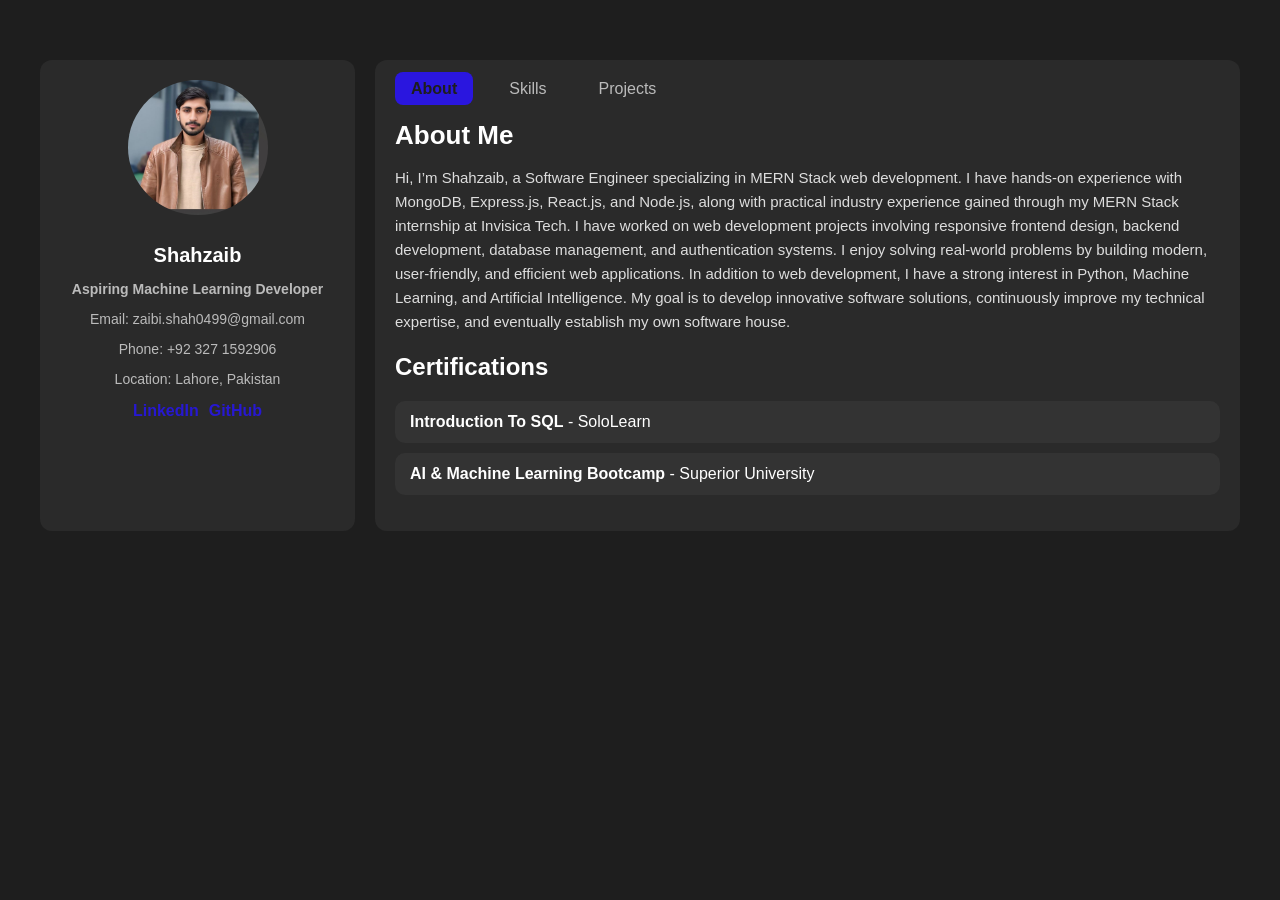
<file: index.html>
<!DOCTYPE html>
<html lang="en">
<head>
  <meta charset="UTF-8">
  <meta name="viewport" content="width=device-width, initial-scale=1.0">
  <title>Portfolio - About</title>
  <link rel="stylesheet" href="style.css">
</head>
<body>

  <!-- 🔹 Main Wrapper -->
  <div class="wrapper">

    <!-- Sidebar/Profile Card -->
    <aside class="sidebar">
      <div class="profile">
        <img src="image.jpeg" alt="Profile Pic">
        <h2>Shahzaib</h2>
        <p class="role">Aspiring Machine Learning Developer</p>
        <p>Email: zaibi.shah0499@gmail.com</p>
        <p>Phone: +92 327 1592906</p>
        <p>Location: Lahore, Pakistan</p>
      </div>
      <div class="social-links">
      <a href="https://www.linkedin.com/in/shahzaib-ali-828290384?trk=contact-info" target="_blank">LinkedIn</a>
      <a href="https://github.com/Shahzaib220" target="_blank">GitHub</a>
    </div>
    </aside>

    <!-- Content Area -->
    <main class="content">
      
      <!-- 🔹 Navigation Bar -->
      <nav class="navbar">
        <ul>
          <li><a href="index.html" class="active">About</a></li>
          <li><a href="skill.html">Skills</a></li>
          <li><a href="projects.html">Projects</a></li>
        </ul>
      </nav>

      <!-- 🔹 About Section -->
      <section class="about">
        <h1>About Me</h1>
        <p>
          Hi, I’m Shahzaib, a Software Engineer specializing in MERN Stack web development. I have hands-on experience with MongoDB, Express.js, React.js, and Node.js, along with practical industry experience gained through my MERN Stack internship at Invisica Tech. I have worked on web development projects involving responsive frontend design, backend development, database management, and authentication systems. I enjoy solving real-world problems by building modern, user-friendly, and efficient web applications. In addition to web development, I have a strong interest in Python, Machine Learning, and Artificial Intelligence. My goal is to develop innovative software solutions, continuously improve my technical expertise, and eventually establish my own software house.
        </p>
        <p>
</p>

      </section>
      <h2>Certifications</h2>
    <ul class="cert-list">
    <li><strong>Introduction To SQL</strong> - SoloLearn</li>
    <li><strong>AI & Machine Learning Bootcamp</strong> - Superior University</li>
    </ul>
    </main>

  </div>


</body>
</html>
</file>
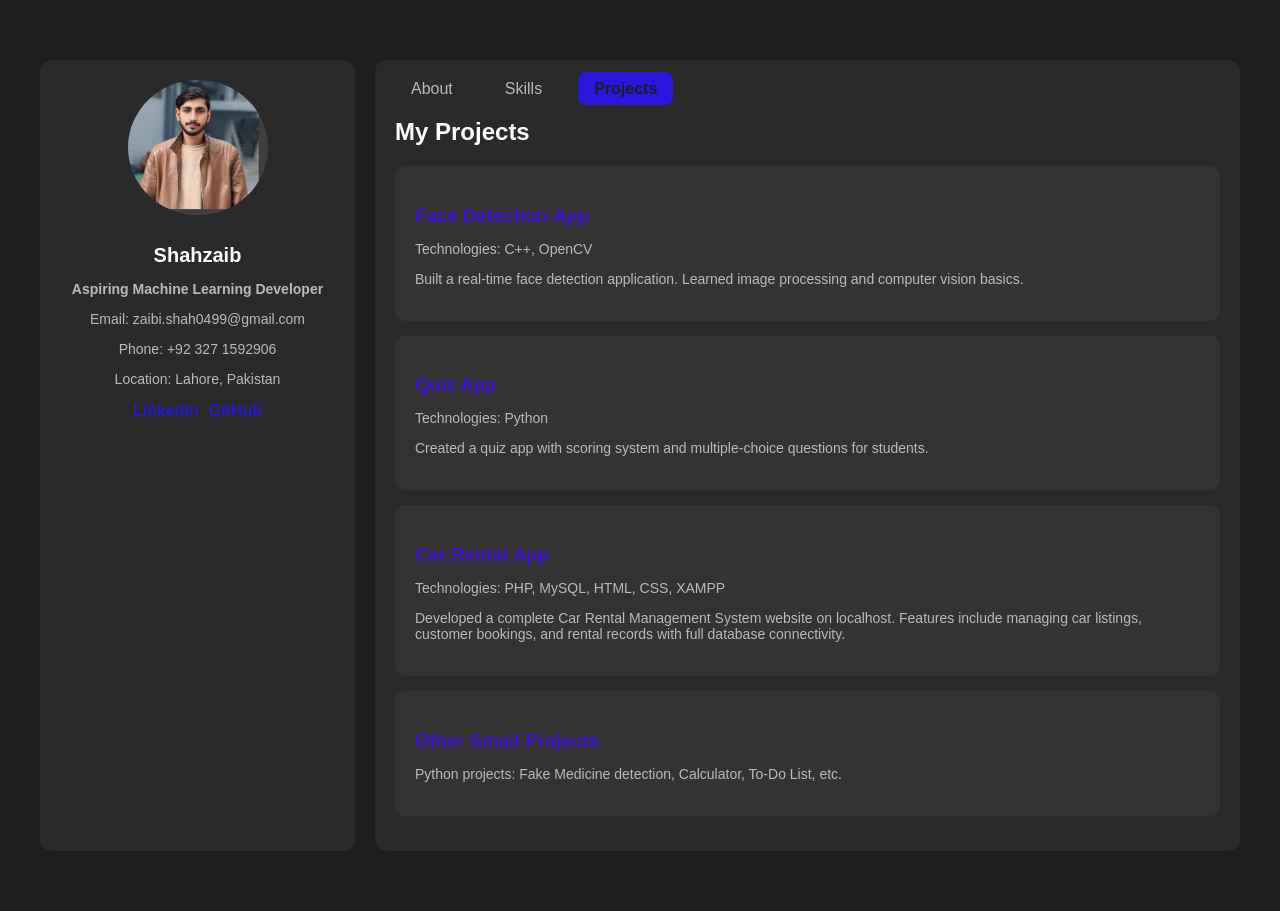
<file: projects.html>
<!DOCTYPE html>
<html lang="en">
<head>
  <meta charset="UTF-8">
  <meta name="viewport" content="width=device-width, initial-scale=1.0">
  <title>Portfolio - Projects</title>
  <link rel="stylesheet" href="style.css">
</head>
<body>

  <!-- 🔹 Main Wrapper -->
  <div class="wrapper">

    <!-- Sidebar/Profile Card -->
    <aside class="sidebar">
      <div class="profile">
        <img src="image.jpeg" alt="Profile Pic">
        <h2>Shahzaib</h2>
        <p class="role">Aspiring Machine Learning Developer</p>
        <p>Email: zaibi.shah0499@gmail.com</p>
        <p>Phone: +92 327 1592906</p>
        <p>Location: Lahore, Pakistan</p>
      </div>
      <div class="social-links">
      <a href="https://www.linkedin.com/in/shahzaib-ali-828290384?trk=contact-info" target="_blank">LinkedIn</a>
      <a href="https://github.com/Shahzaib220" target="_blank">GitHub</a>
    </div>
    </aside>

    <!-- Content Area -->
    <main class="content">
      
      <!-- 🔹 Navigation Bar -->
      <nav class="navbar">
        <ul>
          <li><a href="index.html">About</a></li>
          <li><a href="skill.html">Skills</a></li>
          <li><a href="projects.html" class="active">Projects</a></li>
        </ul>
      </nav>

      <!-- 🔹 Projects Section -->
      <section class="projects">
        <h1>My Projects</h1>

        <div class="project-box">
          <h3>Face Detection App</h3>
          <p>Technologies: C++, OpenCV</p>
          <p>Built a real-time face detection application. Learned image processing and computer vision basics.</p>
        </div>

        <div class="project-box">
          <h3>Quiz App</h3>
          <p>Technologies: Python</p>
          <p>Created a quiz app with scoring system and multiple-choice questions for students.</p>
        </div>

        <div class="project-box">
          <h3>Car Rental App</h3>
          <p>Technologies: PHP, MySQL, HTML, CSS, XAMPP</p>
          <p>Developed a complete Car Rental Management System website on localhost. Features include managing car listings, customer bookings, and rental records with full database connectivity.</p>
        </div>

        <div class="project-box">
          <h3>Other Small Projects</h3>
          <p>Python projects: Fake Medicine detection, Calculator, To-Do List, etc.</p>
        </div>

      </section>

    </main>
  </div>

</body>
</html>
</file>
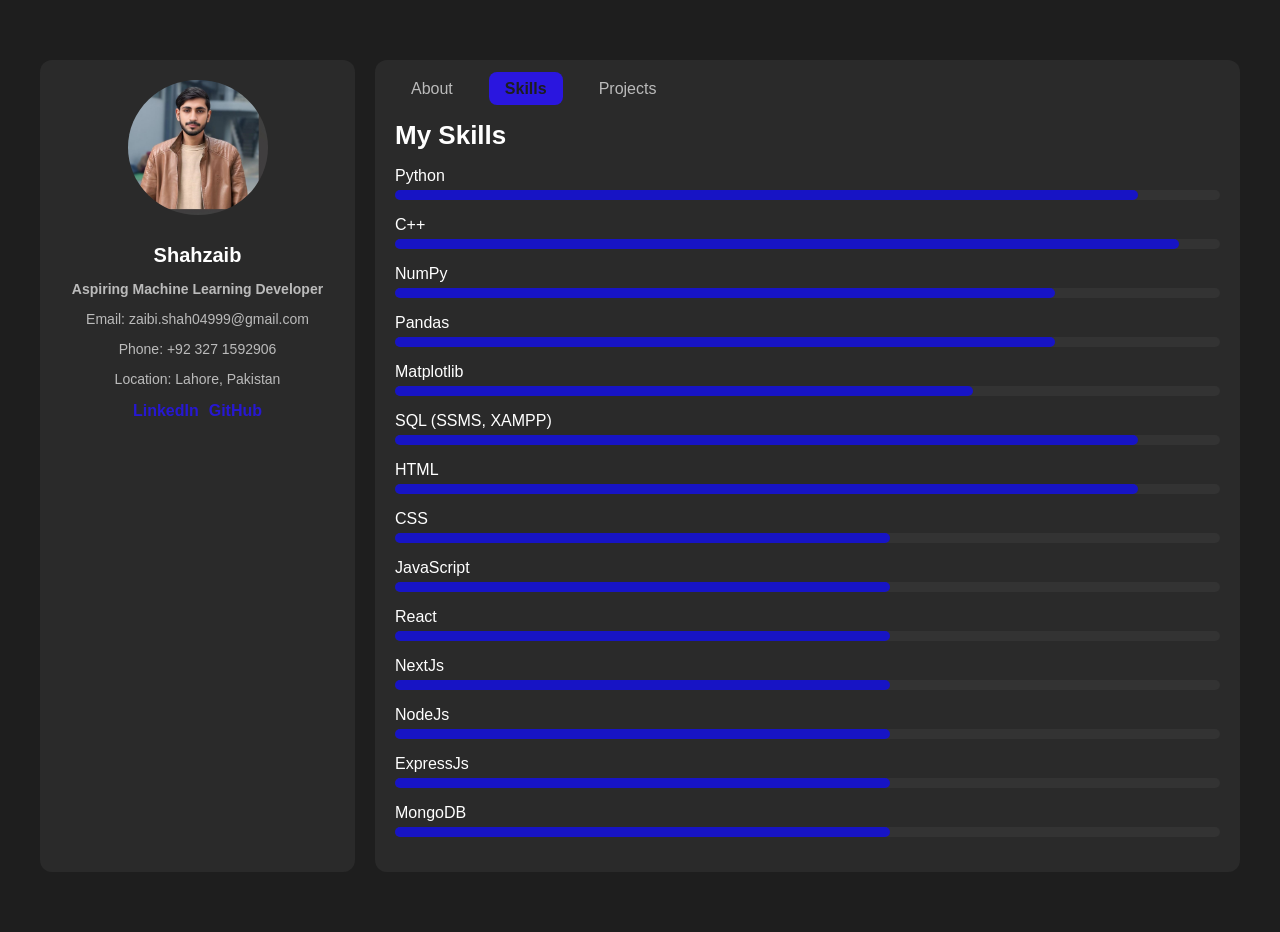
<file: skill.html>
<!DOCTYPE html>
<html lang="en">
<head>
  <meta charset="UTF-8">
  <meta name="viewport" content="width=device-width, initial-scale=1.0">
  <title>Portfolio - Skills</title>
  <link rel="stylesheet" href="style.css">
</head>
<body>

  <!-- 🔹 Main Wrapper -->
  <div class="wrapper">

    <!-- Sidebar/Profile Card -->
    <aside class="sidebar">
      <div class="profile">
        <img src="image.jpeg" alt="Profile Pic">
        <h2>Shahzaib</h2>
        <p class="role">Aspiring Machine Learning Developer</p>
        <p>Email: zaibi.shah04999@gmail.com</p>
        <p>Phone: +92 327 1592906</p>
        <p>Location: Lahore, Pakistan</p>
      </div>
      <div class="social-links">
      <a href="https://www.linkedin.com/public-profile/settings?trk=d_flagship3_profile_self_view_public_profile" target="_blank">LinkedIn</a>
      <a href="https://github.com/zain-ul-abideen04" target="_blank">GitHub</a>
    </div>
    </aside>

    <!-- Content Area -->
    <main class="content">
      
      <!-- 🔹 Navigation Bar -->
      <nav class="navbar">
        <ul>
          <li><a href="index.html">About</a></li>
          <li><a href="skill.html" class="active">Skills</a></li>
          <li><a href="projects.html">Projects</a></li>
        </ul>
      </nav>

      <section class="skills-page">
  <h1>My Skills</h1>

  <div class="skill">
    <p>Python</p>
    <div class="skill-bar"><div class="skill-level" style="width:90%"></div></div>
  </div>

  <div class="skill">
    <p>C++</p>
    <div class="skill-bar"><div class="skill-level" style="width:95%"></div></div>
  </div>

  <div class="skill">
    <p>NumPy</p>
    <div class="skill-bar"><div class="skill-level" style="width:80%"></div></div>
  </div>

  <div class="skill">
    <p>Pandas</p>
    <div class="skill-bar"><div class="skill-level" style="width:80%"></div></div>
  </div>

  <div class="skill">
    <p>Matplotlib</p>
    <div class="skill-bar"><div class="skill-level" style="width:70%"></div></div>
  </div>

  <div class="skill">
    <p>SQL (SSMS, XAMPP)</p>
    <div class="skill-bar"><div class="skill-level" style="width:90%"></div></div>
  </div>

  <div class="skill">
    <p>HTML</p>
    <div class="skill-bar"><div class="skill-level" style="width:90%"></div></div>
  </div>

  <div class="skill">
    <p>CSS</p>
    <div class="skill-bar"><div class="skill-level" style="width:60%"></div></div>
  </div>
  <div class="skill">
    <p>JavaScript</p>
    <div class="skill-bar"><div class="skill-level" style="width:60%"></div></div>
  </div>
  <div class="skill">
    <p>React</p>
    <div class="skill-bar"><div class="skill-level" style="width:60%"></div></div>
  </div>
  <div class="skill">
    <p>NextJs</p>
    <div class="skill-bar"><div class="skill-level" style="width:60%"></div></div>
  </div>
  <div class="skill">
    <p>NodeJs</p>
    <div class="skill-bar"><div class="skill-level" style="width:60%"></div></div>
  </div>
  <div class="skill">
    <p>ExpressJs</p>
    <div class="skill-bar"><div class="skill-level" style="width:60%"></div></div>
  </div>
  <div class="skill">
    <p>MongoDB</p>
    <div class="skill-bar"><div class="skill-level" style="width:60%"></div></div>
  </div>


</section>

</section>


    </main>
  </div>

</body>
</html>
</file>
<file: style.css>
/* General Reset */
body {
  margin: 0;
  font-family: Arial, sans-serif;
  background-color: #1e1e1e;
  color: #fff;
}

.wrapper {
  display: flex;
  max-width: 1200px;
  margin: 40px auto;
  gap: 20px;
  padding: 20px;
}

/* Sidebar/Profile Card */
.sidebar {
  background: #2a2a2a;
  border-radius: 12px;
  padding: 20px;
  flex: 1;
  text-align: center;
}

.sidebar img {
  width: 140px;
  border-radius: 50%;
  margin-bottom: 15px;
}

.sidebar h2 {
  margin: 10px 0;
  font-size: 20px;
}

.sidebar p {
  font-size: 14px;
  color: #bbb;
}

.role {
  font-weight: bold;
  color: #4b21e4; /* Highlight role */
}

/* Main Content */
.content {
  background: #2a2a2a;
  border-radius: 12px;
  padding: 20px;
  flex: 3;
}

/* Navigation Bar */
.navbar ul {
  list-style: none;
  display: flex;
  gap: 20px;
  padding: 0;
  margin: 0 0 20px 0;
}

.navbar ul li a {
  text-decoration: none;
  color: #bbb;
  padding: 8px 16px;
  border-radius: 8px;
  transition: 0.3s;
}

.navbar ul li a:hover {
  background: #444;
  color: #fff;
}

/* Active Button */
.navbar ul li a.active {
  background: #2a16df; /* Golden/Yellow active button */
  color: #1e1e1e;
  font-weight: bold;
}

/* About Section */
.about h1 {
  font-size: 26px;
  margin-bottom: 10px;
}

.about p {
  font-size: 15px;
  line-height: 1.6;
  color: #ddd;
}

/* Services Section */
.services {
  margin-top: 20px;
}

.services h2 {
  margin-bottom: 15px;
  font-size: 22px;
}

.service-box {
  background: #333;
  padding: 20px;
  border-radius: 10px;
  margin-bottom: 15px;
  transition: 0.3s;
}

.service-box:hover {
  background: #444;
}

.service-box h3 {
  margin-bottom: 10px;
  font-size: 18px;
}

.service-box p {
  font-size: 14px;
  color: #bbb;
}
/* Skills Page */
.skills-page {
  margin-top: 20px;
}

.skills-page h1 {
  font-size: 26px;
  margin-bottom: 15px;
}

.skills-list {
  list-style-type: disc;
  padding-left: 20px;
}

.skills-list li {
  font-size: 16px;
  margin-bottom: 8px;
  color: #ddd;
}
.projects {
  margin-top: 20px;
}

.project-box {
  background: #333;
  padding: 20px;
  border-radius: 10px;
  margin-bottom: 15px;
}

.project-box h3 {
  margin-bottom: 8px;
  color: #3d0fd3;
}

.project-box p {
  color: #bbb;
  font-size: 14px;
}
.cert-list {
  list-style: none;
  padding: 0;
}

.cert-list li {
  background: #333;
  padding: 12px 15px;
  border-radius: 10px;
  margin-bottom: 10px;
  transition: 0.3s;
}

.cert-list li:hover {
  background: #444;
}
.social-links {
  margin-top: 15px;
  display: flex;
  justify-content: center;
  gap: 10px;
}

.social-links a {
  color: #2718d1; /* highlight color */
  text-decoration: none;
  font-weight: bold;
  transition: 0.3s;
}

.social-links a:hover {
  color: #fff;
}
.skill {
  margin-bottom: 15px;
}

.skill p {
  margin-bottom: 5px;
}

.skill-bar {
  background: #333;
  border-radius: 8px;
  height: 10px;
  width: 100%;
}

.skill-level {
  background: #1714c5;
  height: 10px;
  border-radius: 8px;
}
</file>
